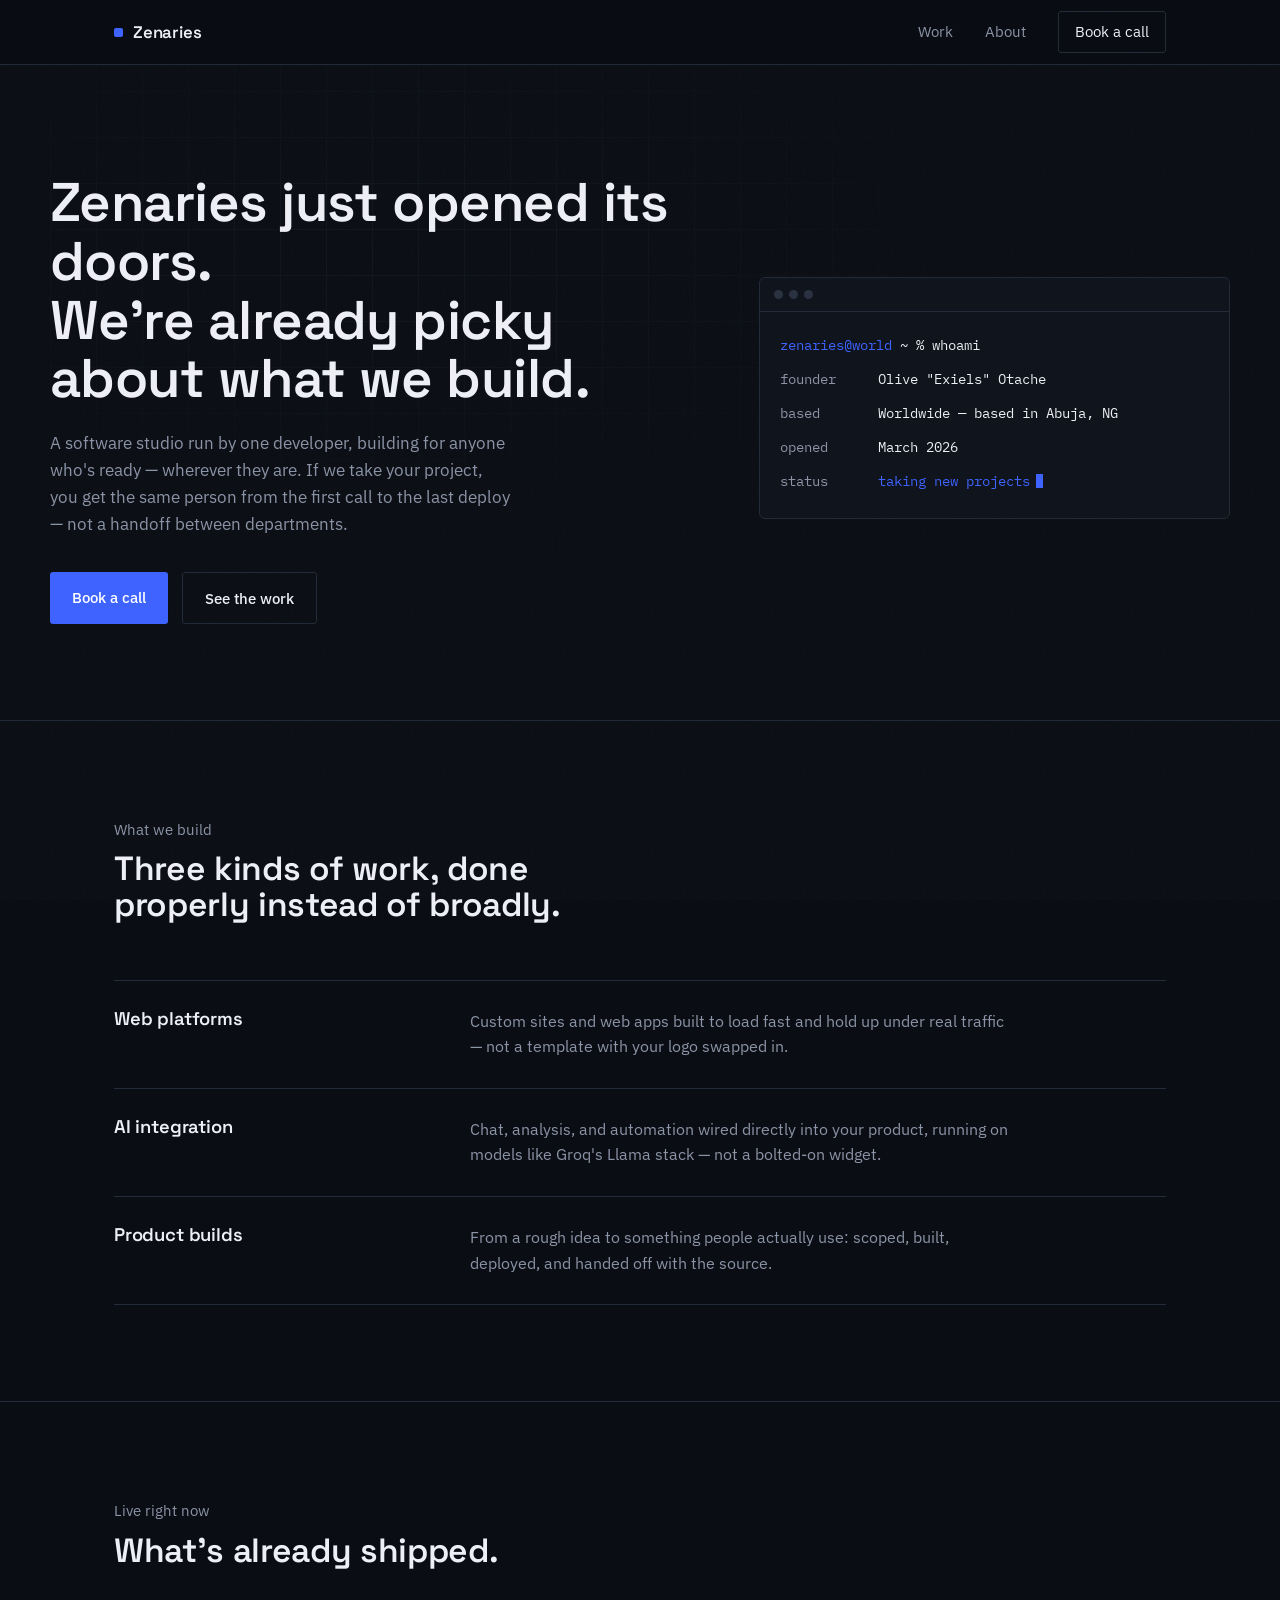
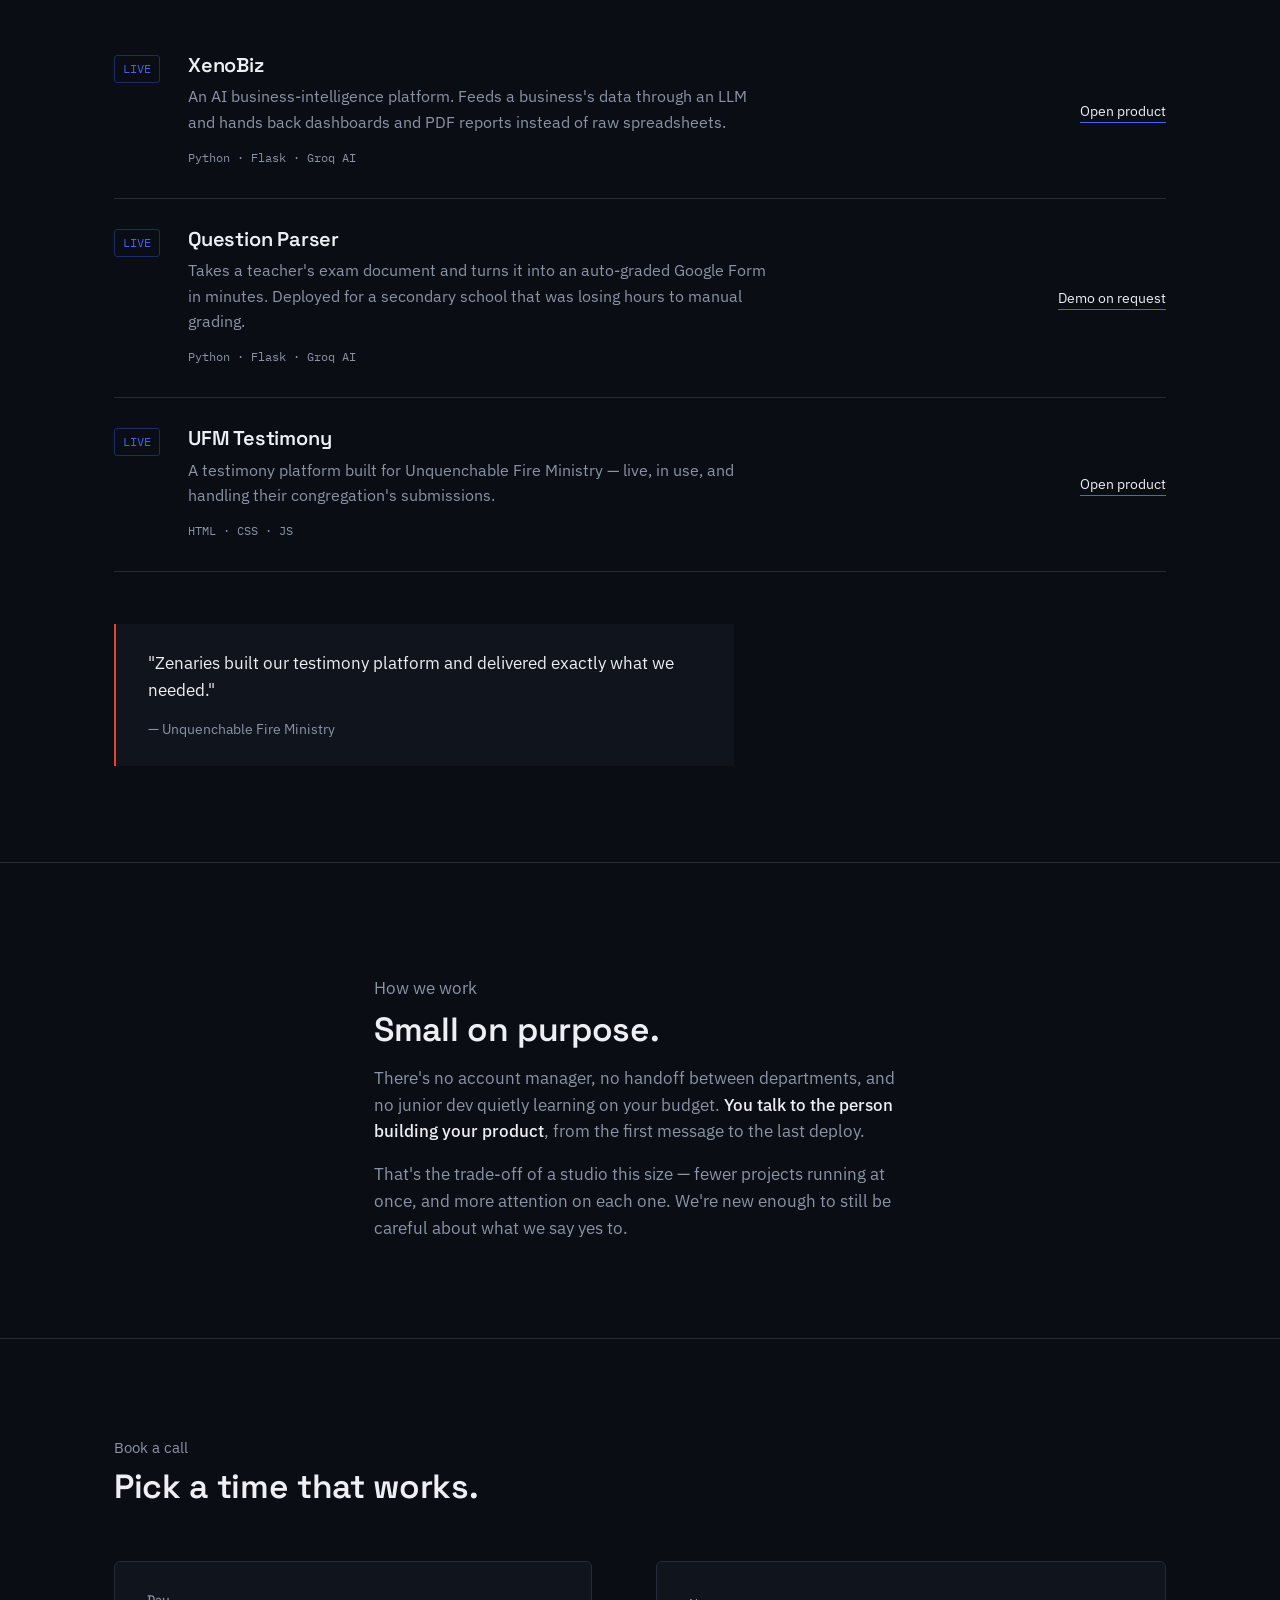
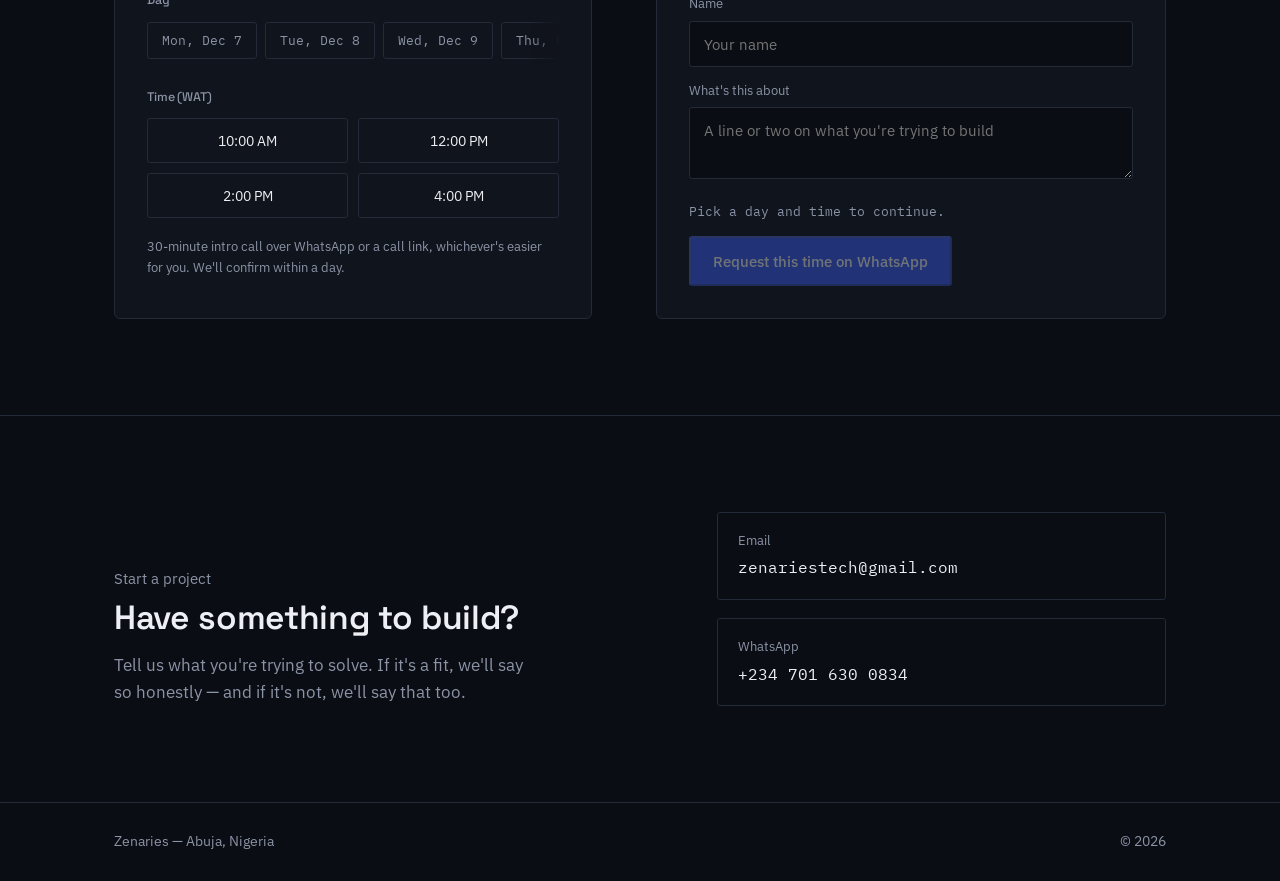
<file: index.html>
<!DOCTYPE html>
<html lang="en">
<head>
<meta charset="UTF-8">
<meta name="viewport" content="width=device-width, initial-scale=1, viewport-fit=cover">
<title>Zenaries — A studio that just opened</title>
<meta name="description" content="Zenaries is a software studio out of Abuja, Nigeria, run by one developer. Web platforms, AI integration, and product builds.">
<link rel="preconnect" href="https://fonts.googleapis.com">
<link rel="preconnect" href="https://fonts.gstatic.com" crossorigin>
<link href="https://fonts.googleapis.com/css2?family=Space+Grotesk:wght@400;500;600;700&family=IBM+Plex+Sans:wght@400;500;600&family=IBM+Plex+Mono:wght@400;500&display=swap" rel="stylesheet">
<style>
  :root {
    --bg: #0A0D13;
    --surface: #10141C;
    --line: #232A38;
    --text: #EDEFF4;
    --text-muted: #8B93A6;
    --blue: #3E63FF;
    --blue-dim: #1C2C6B;
    --red: #E8432F;
    --radius: 3px;
    --gutter: clamp(20px, 5vw, 64px);
    box-sizing: border-box;
    padding-top: env(safe-area-inset-top, 0px);
    padding-bottom: env(safe-area-inset-bottom, 0px);
  }
  * { box-sizing: inherit; margin: 0; padding: 0; }
  html { scroll-behavior: smooth; scroll-padding-top: calc(72px + env(safe-area-inset-top, 0px)); }
  body {
    background: var(--bg);
    color: var(--text);
    font-family: 'IBM Plex Sans', system-ui, -apple-system, sans-serif;
    font-size: 16px;
    line-height: 1.6;
    -webkit-font-smoothing: antialiased;
    overflow-x: hidden;
    position: relative;
  }
  body::before {
    content: "";
    position: fixed;
    inset: 0;
    pointer-events: none;
    z-index: 0;
    opacity: 0.035;
    background-image: url("data:image/svg+xml,%3Csvg xmlns='http://www.w3.org/2000/svg' width='120' height='120'%3E%3Cfilter id='n'%3E%3CfeTurbulence type='fractalNoise' baseFrequency='0.9' numOctaves='2' stitchTiles='stitch'/%3E%3C/filter%3E%3Crect width='100%25' height='100%25' filter='url(%23n)'/%3E%3C/svg%3E");
  }
  header.nav, main, footer { position: relative; z-index: 1; }
  img { max-width: 100%; display: block; }
  a { color: inherit; }

  h1, h2, h3, .display {
    font-family: 'Space Grotesk', sans-serif;
    font-weight: 600;
    letter-spacing: -0.01em;
    line-height: 1.08;
  }
  .mono { font-family: 'IBM Plex Mono', monospace; }

  .wrap {
    max-width: 1180px;
    margin: 0 auto;
    padding-left: var(--gutter);
    padding-right: var(--gutter);
  }

  /* ---- Nav ---- */
  header.nav {
    position: sticky;
    top: 0;
    z-index: 40;
    padding-top: env(safe-area-inset-top, 0px);
    background: rgba(10, 13, 19, 0.86);
    backdrop-filter: blur(10px);
    border-bottom: 1px solid var(--line);
  }
  .nav-inner {
    display: flex;
    align-items: center;
    justify-content: space-between;
    height: 64px;
  }
  .wordmark {
    display: flex;
    align-items: center;
    gap: 10px;
    font-family: 'Space Grotesk', sans-serif;
    font-weight: 600;
    font-size: 1.05rem;
    letter-spacing: -0.01em;
    text-decoration: none;
  }
  .wordmark .dot {
    width: 9px; height: 9px;
    background: var(--blue);
    border-radius: 2px;
    flex-shrink: 0;
  }
  nav.links { display: flex; align-items: center; gap: 32px; }
  nav.links a {
    text-decoration: none;
    color: var(--text-muted);
    font-size: 0.92rem;
    transition: color 0.15s ease;
    position: relative;
  }
  nav.links a:hover, nav.links a:focus-visible { color: var(--text); }
  nav.links a:not(.nav-cta)::after {
    content: "";
    position: absolute;
    left: 0; right: 100%;
    bottom: -19px;
    height: 2px;
    background: var(--blue);
    transition: right 0.2s ease;
  }
  nav.links a.is-active { color: var(--text); }
  nav.links a.is-active::after { right: 0; }
  .nav-cta {
    color: var(--text) !important;
    border: 1px solid var(--line);
    border-radius: var(--radius);
    padding: 8px 16px !important;
  }
  .nav-cta:hover { border-color: var(--blue); }
  @media (max-width: 720px) {
    nav.links a:not(.nav-cta) { display: none; }
  }

  /* ---- Hero ---- */
  .hero {
    position: relative;
    padding: clamp(56px, 9vw, 108px) 0 clamp(48px, 8vw, 96px);
    display: grid;
    grid-template-columns: 1.15fr 0.85fr;
    gap: clamp(32px, 6vw, 72px);
    align-items: center;
  }
  .hero::before {
    content: "";
    position: absolute;
    top: -20px; left: 0; right: 0; bottom: -20px;
    z-index: -1;
    background-image:
      linear-gradient(var(--line) 1px, transparent 1px),
      linear-gradient(90deg, var(--line) 1px, transparent 1px);
    background-size: 46px 46px;
    opacity: 0.35;
    mask-image: radial-gradient(ellipse 80% 60% at 30% 30%, black 0%, transparent 75%);
    -webkit-mask-image: radial-gradient(ellipse 80% 60% at 30% 30%, black 0%, transparent 75%);
  }
  .hero h1 {
    font-size: clamp(2.1rem, 4.6vw, 3.4rem);
  }
  .hero p.lede {
    margin-top: 22px;
    max-width: 46ch;
    color: var(--text-muted);
    font-size: 1.05rem;
  }
  .hero .ctas { margin-top: 34px; display: flex; gap: 14px; flex-wrap: wrap; }
  .btn {
    display: inline-block;
    font-family: 'IBM Plex Sans', sans-serif;
    font-size: 0.95rem;
    font-weight: 500;
    text-decoration: none;
    padding: 13px 22px;
    border-radius: var(--radius);
    transition: transform 0.15s ease, background 0.15s ease, border-color 0.15s ease;
  }
  .btn-primary { background: var(--blue); color: #fff; }
  .btn-primary:hover { background: #5678FF; transform: translateY(-1px); }
  .btn-ghost { border: 1px solid var(--line); color: var(--text); }
  .btn-ghost:hover { border-color: var(--text-muted); transform: translateY(-1px); }

  .terminal {
    background: var(--surface);
    border: 1px solid var(--line);
    border-radius: 6px;
    overflow: hidden;
    opacity: 0;
    transform: translateY(10px);
    animation: rise 0.6s ease 0.15s forwards;
  }
  @keyframes rise { to { opacity: 1; transform: translateY(0); } }
  .terminal-bar {
    display: flex;
    gap: 6px;
    padding: 12px 14px;
    border-bottom: 1px solid var(--line);
  }
  .terminal-bar span {
    width: 9px; height: 9px; border-radius: 50%;
    background: #2A3140;
  }
  .terminal-body {
    padding: 22px 20px 26px;
    font-family: 'IBM Plex Mono', monospace;
    font-size: 0.86rem;
    color: #C7CCD8;
  }
  .terminal-body .prompt { color: var(--blue); }
  .terminal-body .cmd { color: var(--text); }
  .terminal-row { display: flex; gap: 14px; margin-top: 12px; }
  .terminal-row .k { color: var(--text-muted); width: 84px; flex-shrink: 0; }
  .terminal-row .v { color: var(--text); }
  .terminal-row .v.on { color: var(--blue); }
  .terminal-row .v.on::after {
    content: "";
    display: inline-block;
    width: 7px; height: 14px;
    margin-left: 6px;
    background: var(--blue);
    vertical-align: -2px;
    animation: blink 1s step-end infinite;
  }
  @keyframes blink { 50% { opacity: 0; } }

  @media (max-width: 860px) {
    .hero { grid-template-columns: 1fr; }
  }

  /* ---- Section shell ---- */
  section { padding: clamp(56px, 8vw, 96px) 0; border-top: 1px solid var(--line); }
  .kicker {
    color: var(--text-muted);
    font-size: 0.95rem;
    max-width: 48ch;
  }
  h2.section-title {
    font-size: clamp(1.6rem, 3vw, 2.1rem);
    margin-top: 10px;
    max-width: 22ch;
  }
  .section-head { margin-bottom: clamp(36px, 6vw, 56px); }

  /* ---- Services ---- */
  .service-list { border-top: 1px solid var(--line); }
  .service {
    display: grid;
    grid-template-columns: 1fr 2.1fr;
    gap: 24px;
    padding: 28px 0;
    border-bottom: 1px solid var(--line);
  }
  .service h3 { font-size: 1.15rem; }
  .service p { color: var(--text-muted); max-width: 54ch; }
  @media (max-width: 720px) {
    .service { grid-template-columns: 1fr; gap: 8px; }
  }

  /* ---- Work ---- */
  .work-item {
    padding: 30px 0;
    border-bottom: 1px solid var(--line);
    display: grid;
    grid-template-columns: auto 1fr auto;
    gap: 20px 28px;
    align-items: start;
  }
  .work-item:first-child { border-top: 1px solid var(--line); }
  .work-status {
    font-family: 'IBM Plex Mono', monospace;
    font-size: 0.72rem;
    color: var(--blue);
    padding: 4px 8px;
    border: 1px solid var(--blue-dim);
    border-radius: var(--radius);
    white-space: nowrap;
    height: fit-content;
  }
  .work-body h3 { font-size: 1.25rem; margin-bottom: 8px; }
  .work-body p { color: var(--text-muted); max-width: 58ch; }
  .work-stack { margin-top: 12px; color: var(--text-muted); font-family: 'IBM Plex Mono', monospace; font-size: 0.78rem; }
  .work-link {
    text-decoration: none;
    font-size: 0.9rem;
    color: var(--text);
    border-bottom: 1px solid var(--blue);
    white-space: nowrap;
    height: fit-content;
    align-self: center;
  }
  .work-link:hover { color: var(--blue); }
  @media (max-width: 720px) {
    .work-item { grid-template-columns: 1fr; }
    .work-link { justify-self: start; }
  }

  .quote {
    margin-top: clamp(36px, 5vw, 52px);
    padding: 26px clamp(20px, 3vw, 32px);
    border-left: 2px solid var(--red);
    background: var(--surface);
    max-width: 62ch;
  }
  .quote p { font-size: 1.05rem; }
  .quote cite { display: block; margin-top: 14px; color: var(--text-muted); font-style: normal; font-size: 0.9rem; }

  /* ---- Manifesto ---- */
  .manifesto { max-width: 66ch; }
  .manifesto p { color: var(--text-muted); font-size: 1.05rem; margin-top: 16px; }
  .manifesto p strong { color: var(--text); font-weight: 500; }

  /* ---- Book a call ---- */
  .book-shell {
    display: grid;
    grid-template-columns: 1fr 1.3fr;
    gap: clamp(32px, 6vw, 64px);
  }
  .book-panel {
    background: var(--surface);
    border: 1px solid var(--line);
    border-radius: 6px;
    padding: clamp(22px, 3vw, 32px);
  }
  .book-panel h3 {
    font-size: 0.78rem;
    font-weight: 500;
    color: var(--text-muted);
    margin-bottom: 14px;
  }
  .day-tabs-wrap {
    position: relative;
    margin-bottom: 24px;
  }
  .day-tabs-wrap::after {
    content: "";
    position: absolute;
    top: 0; bottom: 4px; right: 0;
    width: 28px;
    background: linear-gradient(90deg, transparent, var(--surface));
    pointer-events: none;
  }
  .day-tabs {
    display: flex;
    gap: 8px;
    overflow-x: auto;
    scroll-snap-type: x proximity;
    padding-bottom: 8px;
    scrollbar-width: thin;
    scrollbar-color: var(--line) transparent;
  }
  .day-tabs::-webkit-scrollbar { height: 4px; }
  .day-tabs::-webkit-scrollbar-track { background: transparent; }
  .day-tabs::-webkit-scrollbar-thumb { background: var(--line); border-radius: 4px; }
  .day-tabs::-webkit-scrollbar-thumb:hover { background: var(--text-muted); }
  .day-tab {
    flex-shrink: 0;
    scroll-snap-align: start;
    font-family: 'IBM Plex Mono', monospace;
    font-size: 0.82rem;
    padding: 9px 14px;
    border: 1px solid var(--line);
    border-radius: var(--radius);
    background: transparent;
    color: var(--text-muted);
    cursor: pointer;
    transition: border-color 0.15s ease, color 0.15s ease, transform 0.15s ease;
    opacity: 0;
    animation: dayIn 0.4s ease forwards;
    animation-delay: calc(var(--i, 0) * 0.06s);
  }
  @keyframes dayIn { from { opacity: 0; transform: translateY(6px); } to { opacity: 1; transform: translateY(0); } }
  @keyframes dayPop { 0% { transform: scale(1); } 40% { transform: scale(1.08); } 100% { transform: scale(1); } }
  .day-tab:hover { color: var(--text); transform: translateY(-1px); }
  .day-tab.is-selected { color: var(--text); border-color: var(--blue); background: var(--blue-dim); animation: dayIn 0.4s ease forwards, dayPop 0.28s ease; }
  .slot-grid {
    display: grid;
    grid-template-columns: repeat(2, 1fr);
    gap: 10px;
  }
  .slot-btn {
    font-family: 'IBM Plex Sans', sans-serif;
    font-size: 0.9rem;
    padding: 12px;
    border: 1px solid var(--line);
    border-radius: var(--radius);
    background: transparent;
    color: var(--text);
    cursor: pointer;
    transition: border-color 0.15s ease, background 0.15s ease;
  }
  .slot-btn:hover { border-color: var(--text-muted); }
  .slot-btn.is-selected { border-color: var(--blue); background: var(--blue-dim); }
  .book-note { margin-top: 18px; font-size: 0.82rem; color: var(--text-muted); }

  .book-form { display: flex; flex-direction: column; gap: 14px; }
  .book-form label {
    display: block;
    font-size: 0.8rem;
    color: var(--text-muted);
    margin-bottom: 6px;
  }
  .book-form input, .book-form textarea {
    width: 100%;
    background: var(--bg);
    border: 1px solid var(--line);
    border-radius: var(--radius);
    color: var(--text);
    font-family: 'IBM Plex Sans', sans-serif;
    font-size: 0.95rem;
    padding: 12px 14px;
    transition: border-color 0.15s ease;
  }
  .book-form input:focus, .book-form textarea:focus {
    outline: none;
    border-color: var(--blue);
  }
  .book-form textarea { resize: vertical; min-height: 72px; }
  .book-summary {
    font-family: 'IBM Plex Mono', monospace;
    font-size: 0.82rem;
    color: var(--text-muted);
    min-height: 18px;
  }
  .book-summary strong { color: var(--blue); font-weight: 500; }
  .book-submit {
    align-self: flex-start;
  }
  .book-submit[disabled] {
    opacity: 0.4;
    cursor: not-allowed;
    pointer-events: none;
  }
  @media (max-width: 860px) {
    .book-shell { grid-template-columns: 1fr; }
  }

  /* ---- Contact ---- */
  .contact-grid {
    display: grid;
    grid-template-columns: 1.2fr 1fr;
    gap: clamp(32px, 6vw, 64px);
    align-items: end;
  }
  .contact-grid p.lede { color: var(--text-muted); max-width: 42ch; margin-top: 16px; font-size: 1.05rem; }
  .contact-methods { display: flex; flex-direction: column; gap: 18px; }
  .contact-methods a {
    text-decoration: none;
    display: block;
    padding: 18px 20px;
    border: 1px solid var(--line);
    border-radius: var(--radius);
  }
  .contact-methods a:hover { border-color: var(--blue); }
  .contact-methods .label { display: block; color: var(--text-muted); font-size: 0.8rem; margin-bottom: 4px; }
  .contact-methods .value { font-family: 'IBM Plex Mono', monospace; font-size: 0.98rem; }
  @media (max-width: 860px) {
    .contact-grid { grid-template-columns: 1fr; }
  }

  footer {
    border-top: 1px solid var(--line);
    padding: 28px 0;
  }
  footer .wrap {
    display: flex;
    justify-content: space-between;
    align-items: center;
    flex-wrap: wrap;
    gap: 10px;
    color: var(--text-muted);
    font-size: 0.85rem;
  }

  @media (prefers-reduced-motion: reduce) {
    .terminal { animation: none; opacity: 1; transform: none; }
    .terminal-row .v.on::after { animation: none; }
    .day-tab { animation: none; opacity: 1; }
    html { scroll-behavior: auto; }
  }
</style>
</head>
<body>

<header class="nav">
  <div class="wrap nav-inner">
    <a href="#top" class="wordmark"><span class="dot"></span>Zenaries</a>
    <nav class="links" id="navLinks">
      <a href="#work">Work</a>
      <a href="#about">About</a>
      <a href="#book" class="nav-cta">Book a call</a>
    </nav>
  </div>
</header>

<main id="top">

  <section class="hero wrap" style="border-top: none;">
    <div>
      <h1>Zenaries just opened its doors.<br>We're already picky about what we build.</h1>
      <p class="lede">A software studio run by one developer, building for anyone who's ready — wherever they are. If we take your project, you get the same person from the first call to the last deploy — not a handoff between departments.</p>
      <div class="ctas">
        <a href="#book" class="btn btn-primary">Book a call</a>
        <a href="#work" class="btn btn-ghost">See the work</a>
      </div>
    </div>
    <div class="terminal" role="img" aria-label="Terminal window showing studio details">
      <div class="terminal-bar"><span></span><span></span><span></span></div>
      <div class="terminal-body">
        <div><span class="prompt">zenaries@world</span><span class="cmd"> ~ % whoami</span></div>
        <div class="terminal-row"><span class="k">founder</span><span class="v">Olive "Exiels" Otache</span></div>
        <div class="terminal-row"><span class="k">based</span><span class="v">Worldwide — based in Abuja, NG</span></div>
        <div class="terminal-row"><span class="k">opened</span><span class="v">March 2026</span></div>
        <div class="terminal-row"><span class="k">status</span><span class="v on">taking new projects</span></div>
      </div>
    </div>
  </section>

  <section id="about">
    <div class="wrap">
      <div class="section-head">
        <p class="kicker">What we build</p>
        <h2 class="section-title">Three kinds of work, done properly instead of broadly.</h2>
      </div>
      <div class="service-list">
        <div class="service">
          <h3>Web platforms</h3>
          <p>Custom sites and web apps built to load fast and hold up under real traffic — not a template with your logo swapped in.</p>
        </div>
        <div class="service">
          <h3>AI integration</h3>
          <p>Chat, analysis, and automation wired directly into your product, running on models like Groq's Llama stack — not a bolted-on widget.</p>
        </div>
        <div class="service">
          <h3>Product builds</h3>
          <p>From a rough idea to something people actually use: scoped, built, deployed, and handed off with the source.</p>
        </div>
      </div>
    </div>
  </section>

  <section id="work">
    <div class="wrap">
      <div class="section-head">
        <p class="kicker">Live right now</p>
        <h2 class="section-title">What's already shipped.</h2>
      </div>

      <div class="work-item">
        <span class="work-status">LIVE</span>
        <div class="work-body">
          <h3>XenoBiz</h3>
          <p>An AI business-intelligence platform. Feeds a business's data through an LLM and hands back dashboards and PDF reports instead of raw spreadsheets.</p>
          <div class="work-stack">Python · Flask · Groq AI</div>
        </div>
        <a class="work-link" href="https://xenobiz-1.onrender.com" target="_blank" rel="noopener">Open product</a>
      </div>

      <div class="work-item">
        <span class="work-status">LIVE</span>
        <div class="work-body">
          <h3>Question Parser</h3>
          <p>Takes a teacher's exam document and turns it into an auto-graded Google Form in minutes. Deployed for a secondary school that was losing hours to manual grading.</p>
          <div class="work-stack">Python · Flask · Groq AI</div>
        </div>
        <a class="work-link" href="#contact">Demo on request</a>
      </div>

      <div class="work-item">
        <span class="work-status">LIVE</span>
        <div class="work-body">
          <h3>UFM Testimony</h3>
          <p>A testimony platform built for Unquenchable Fire Ministry — live, in use, and handling their congregation's submissions.</p>
          <div class="work-stack">HTML · CSS · JS</div>
        </div>
        <a class="work-link" href="https://ufmtestimony.netlify.app" target="_blank" rel="noopener">Open product</a>
      </div>

      <div class="quote">
        <p>"Zenaries built our testimony platform and delivered exactly what we needed."</p>
        <cite>— Unquenchable Fire Ministry</cite>
      </div>
    </div>
  </section>

  <section>
    <div class="wrap manifesto">
      <p class="kicker">How we work</p>
      <h2 class="section-title">Small on purpose.</h2>
      <p>There's no account manager, no handoff between departments, and no junior dev quietly learning on your budget. <strong>You talk to the person building your product</strong>, from the first message to the last deploy.</p>
      <p>That's the trade-off of a studio this size — fewer projects running at once, and more attention on each one. We're new enough to still be careful about what we say yes to.</p>
    </div>
  </section>

  <section id="book">
    <div class="wrap">
      <div class="section-head">
        <p class="kicker">Book a call</p>
        <h2 class="section-title">Pick a time that works.</h2>
      </div>
      <div class="book-shell">
        <div class="book-panel">
          <h3>Day</h3>
          <div class="day-tabs-wrap">
            <div class="day-tabs" id="dayTabs"></div>
          </div>
          <h3>Time (WAT)</h3>
          <div class="slot-grid" id="slotGrid"></div>
          <p class="book-note">30-minute intro call over WhatsApp or a call link, whichever's easier for you. We'll confirm within a day.</p>
        </div>
        <div class="book-panel">
          <form class="book-form" id="bookForm">
            <div>
              <label for="bookName">Name</label>
              <input type="text" id="bookName" placeholder="Your name" autocomplete="name">
            </div>
            <div>
              <label for="bookAbout">What's this about</label>
              <textarea id="bookAbout" placeholder="A line or two on what you're trying to build"></textarea>
            </div>
            <p class="book-summary" id="bookSummary">Pick a day and time to continue.</p>
            <button type="submit" class="btn btn-primary book-submit" id="bookSubmit" disabled>Request this time on WhatsApp</button>
          </form>
        </div>
      </div>
    </div>
  </section>

  <section id="contact">
    <div class="wrap contact-grid">
      <div>
        <p class="kicker">Start a project</p>
        <h2 class="section-title">Have something to build?</h2>
        <p class="lede">Tell us what you're trying to solve. If it's a fit, we'll say so honestly — and if it's not, we'll say that too.</p>
      </div>
      <div class="contact-methods">
        <a href="mailto:zenariestech@gmail.com">
          <span class="label">Email</span>
          <span class="value">zenariestech@gmail.com</span>
        </a>
        <a href="https://wa.me/2347016300834" target="_blank" rel="noopener">
          <span class="label">WhatsApp</span>
          <span class="value">+234 701 630 0834</span>
        </a>
      </div>
    </div>
  </section>

</main>

<footer>
  <div class="wrap">
    <span>Zenaries — Abuja, Nigeria</span>
    <span>© 2026</span>
  </div>
</footer>

<script>
(function () {
  // ---- Book a call: day/time picker -> WhatsApp handoff ----
  var TIMES = ["10:00 AM", "12:00 PM", "2:00 PM", "4:00 PM"];
  var dayTabsEl = document.getElementById('dayTabs');
  var slotGridEl = document.getElementById('slotGrid');
  var summaryEl = document.getElementById('bookSummary');
  var submitBtn = document.getElementById('bookSubmit');
  var form = document.getElementById('bookForm');

  var days = [];
  var d = new Date();
  while (days.length < 6) {
    d.setDate(d.getDate() + 1);
    var wd = d.getDay();
    if (wd !== 0 && wd !== 6) {
      days.push(new Date(d));
    }
  }

  var selectedDayIdx = null;
  var selectedTime = null;
  var fmtDay = new Intl.DateTimeFormat('en-US', { weekday: 'short', month: 'short', day: 'numeric' });

  days.forEach(function (day, idx) {
    var btn = document.createElement('button');
    btn.type = 'button';
    btn.className = 'day-tab';
    btn.style.setProperty('--i', idx);
    btn.textContent = fmtDay.format(day);
    btn.addEventListener('click', function () {
      selectedDayIdx = idx;
      Array.prototype.forEach.call(dayTabsEl.children, function (c) { c.classList.remove('is-selected'); });
      btn.classList.add('is-selected');
      updateSummary();
    });
    dayTabsEl.appendChild(btn);
  });

  TIMES.forEach(function (time) {
    var btn = document.createElement('button');
    btn.type = 'button';
    btn.className = 'slot-btn';
    btn.textContent = time;
    btn.addEventListener('click', function () {
      selectedTime = time;
      Array.prototype.forEach.call(slotGridEl.children, function (c) { c.classList.remove('is-selected'); });
      btn.classList.add('is-selected');
      updateSummary();
    });
    slotGridEl.appendChild(btn);
  });

  function updateSummary() {
    if (selectedDayIdx !== null && selectedTime) {
      summaryEl.innerHTML = 'Requesting <strong>' + fmtDay.format(days[selectedDayIdx]) + '</strong> at <strong>' + selectedTime + ' WAT</strong>';
      submitBtn.disabled = false;
    } else {
      summaryEl.textContent = 'Pick a day and time to continue.';
      submitBtn.disabled = true;
    }
  }

  form.addEventListener('submit', function (e) {
    e.preventDefault();
    if (selectedDayIdx === null || !selectedTime) return;
    var name = document.getElementById('bookName').value.trim();
    var about = document.getElementById('bookAbout').value.trim();
    var lines = [
      "Hi Zenaries, I'd like to book a call.",
      "",
      "Day: " + fmtDay.format(days[selectedDayIdx]),
      "Time: " + selectedTime + " WAT"
    ];
    if (name) lines.push("Name: " + name);
    if (about) lines.push("About: " + about);
    var text = encodeURIComponent(lines.join('\n'));
    window.open('https://wa.me/2347016300834?text=' + text, '_blank', 'noopener');
  });

  // ---- Scroll-spy nav ----
  var navLinks = document.querySelectorAll('#navLinks a[href^="#"]');
  var sections = Array.prototype.map.call(navLinks, function (a) {
    return document.querySelector(a.getAttribute('href'));
  }).filter(Boolean);

  if ('IntersectionObserver' in window && sections.length) {
    var observer = new IntersectionObserver(function (entries) {
      entries.forEach(function (entry) {
        if (entry.isIntersecting) {
          var id = '#' + entry.target.id;
          navLinks.forEach(function (a) {
            a.classList.toggle('is-active', a.getAttribute('href') === id);
          });
        }
      });
    }, { rootMargin: '-40% 0px -50% 0px' });
    sections.forEach(function (s) { observer.observe(s); });
  }
})();
</script>
</body>
</html>
</file>
